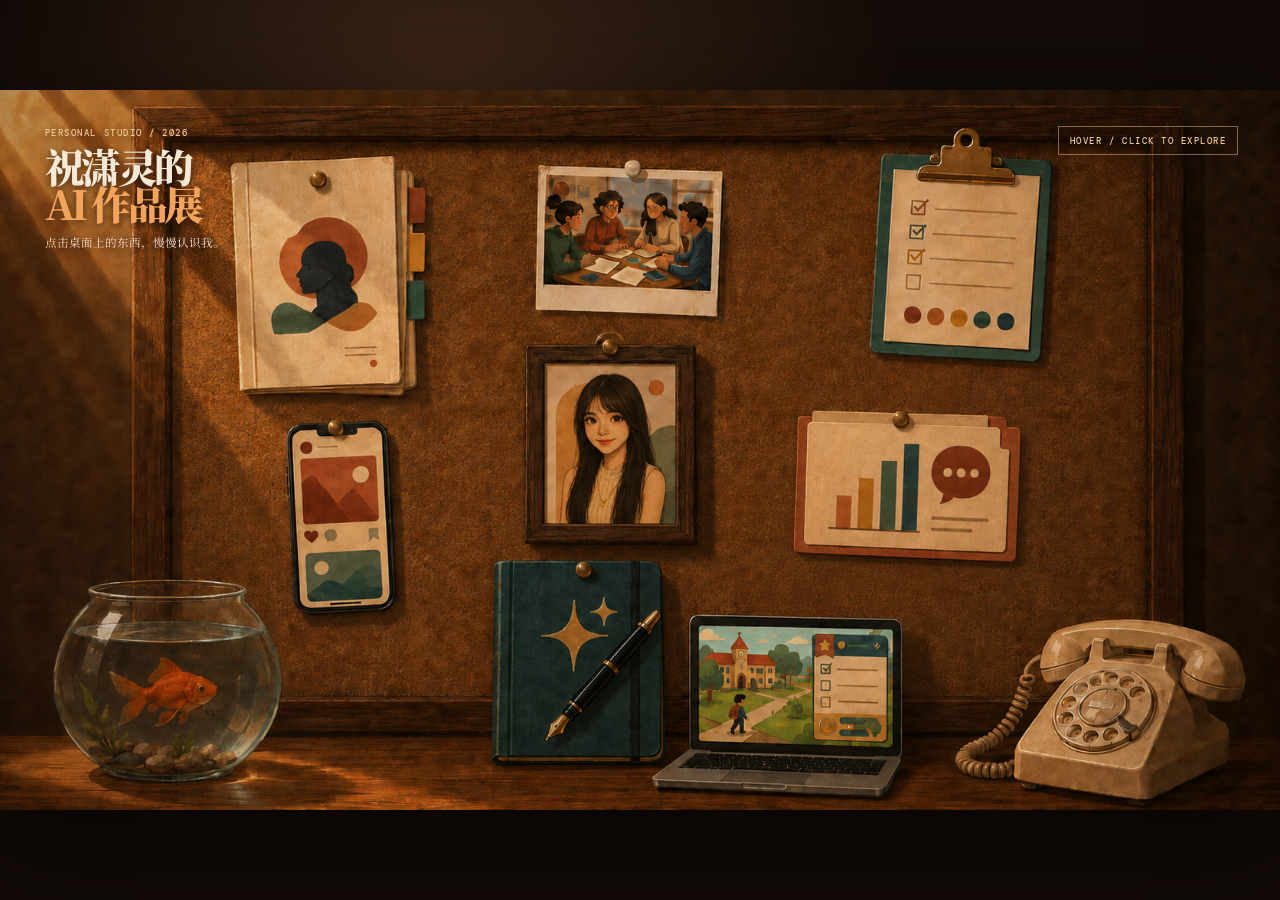
<file: index.html>
<!doctype html>
<html lang="zh-CN">
<head>
  <meta charset="utf-8" />
  <meta name="viewport" content="width=device-width, initial-scale=1" />
  <title>祝潇灵的 AI 作品展</title>
  <link rel="stylesheet" href="styles.css" />
</head>
<body>
  <main class="exhibit-page">
    <div class="scene-wrap" id="scene">
      <img class="scene-image" src="assets/studio-exhibit-v5.png" alt="祝潇灵的 AI 作品展板" />
      <div class="scene-shade"></div>
      <div class="scene-title"><span>PERSONAL STUDIO / 2026</span><strong>祝潇灵的<br /><i>AI 作品展</i></strong><small>点击桌面上的东西，慢慢认识我。</small></div>
      <div class="scene-tip">HOVER / CLICK TO EXPLORE</div>
      <button class="hotspot h-about" data-piece="identity" aria-label="打开个人介绍"><span>关于我</span></button>
      <button class="hotspot h-manual" data-piece="manual" aria-label="打开个人说明书"><span>个人说明书</span></button>
      <button class="hotspot h-team" data-piece="team" aria-label="打开小组共创会"><span>小组共创</span></button>
      <button class="hotspot h-research" data-piece="research" aria-label="打开用户调研"><span>用户调研</span></button>
      <button class="hotspot h-xhs" data-piece="xiaohongshu" aria-label="打开小红书图文"><span>小红书图文</span></button>
      <button class="hotspot h-website" data-piece="website" aria-label="打开行动合伙人体验网站"><span>行动合伙人网站</span></button>
      <button class="hotspot h-interview" data-piece="interview" aria-label="打开面试官 PPT"><span>面试官 PPT</span></button>
      <button class="hotspot h-skill" data-piece="skill" aria-label="打开岗位分析 Skill"><span>岗位 Skill</span></button>
      <button class="hotspot h-notebook" data-piece="reflection" aria-label="打开复盘笔记"><span>复盘笔记</span></button>
      <button class="hotspot h-phone" data-piece="contact" aria-label="打开联系方式"><span>给我留个消息</span></button>
      <button class="hotspot h-fish" data-piece="fish" aria-label="点击鱼缸"><span>小鱼小鱼快快游</span></button>
    </div>
    <section class="mobile-exhibit-menu" aria-label="移动端展品目录">
      <div class="mobile-menu-heading">
        <span>EXHIBIT INDEX</span>
        <h2>展板上的东西，<br />在这里也能慢慢看。</h2>
        <p>点开一件展品，听它讲讲自己的故事。</p>
      </div>
      <div class="mobile-piece-grid">
        <button class="mobile-piece piece-manual" data-piece="manual"><b>01</b><span>个人说明书</span><small>第一次遇见 AI</small></button>
        <button class="mobile-piece piece-team" data-piece="team"><b>02</b><span>小组共创会</span><small>一场剧本杀</small></button>
        <button class="mobile-piece piece-research" data-piece="research"><b>03</b><span>用户调研</span><small>重新理解大一</small></button>
        <button class="mobile-piece piece-content" data-piece="xiaohongshu"><b>04</b><span>小红书图文</span><small>内容要有重点</small></button>
        <button class="mobile-piece piece-website" data-piece="website"><b>05</b><span>行动合伙人网站</span><small>一次游戏化体验</small></button>
        <button class="mobile-piece piece-interview" data-piece="interview"><b>06</b><span>面试官 PPT</span><small>别停在第一印象</small></button>
        <button class="mobile-piece piece-skill" data-piece="skill"><b>07</b><span>岗位分析 Skill</span><small>会追问的简历助手</small></button>
        <button class="mobile-piece piece-reflection" data-piece="reflection"><b>08</b><span>复盘笔记</span><small>做完再想一想</small></button>
        <button class="mobile-piece piece-contact" data-piece="contact"><b>09</b><span>给我留个消息</span><small>如果你想继续了解我</small></button>
        <button class="mobile-piece piece-fish" data-piece="fish"><b>10</b><span>小鱼小鱼快快游</span><small>今天也有在往前游</small></button>
      </div>
    </section>
  </main>
  <div class="modal-backdrop" id="modal" aria-hidden="true">
    <div class="modal-scene" role="dialog" aria-modal="true" aria-labelledby="modalTitle">
      <button class="modal-close" id="closeBtn" aria-label="关闭">×</button>
      <article class="modal-paper">
        <div class="paper-top">
          <div class="modal-mark" id="modalMark">01</div>
          <div class="modal-kicker" id="modalKicker"></div>
        </div>
        <h1 id="modalTitle"></h1>
        <div class="modal-body" id="modalBody"></div>
        <div class="modal-actions" id="modalActions"></div>
      </article>
    </div>
  </div>
  <div class="toast" id="toast">今天也有在往前游。</div>
  <script src="script.js"></script>
</body>
</html>
</file>
<file: styles.css>
@import url('https://fonts.googleapis.com/css2?family=DM+Mono:wght@400;500&family=Manrope:wght@400;600;700;800&family=Noto+Serif+SC:wght@500;600;700;900&display=swap');

:root{--ink:#2b1c14;--cream:#f5eee2;--paper-line:#d7c7b2;--red:#b84c31;--teal:#2d615f}*{box-sizing:border-box}html,body{margin:0;min-height:100%;background:#120b07;color:var(--ink);font-family:Manrope,"Microsoft YaHei",sans-serif}button{font:inherit}.exhibit-page{min-height:100vh;display:grid;place-items:center;background:radial-gradient(circle at 35% 12%,#3b2416 0,transparent 40%),#120b07}.scene-wrap{position:relative;width:min(100vw,1680px);aspect-ratio:16/9;overflow:hidden;box-shadow:0 30px 90px rgba(0,0,0,.58)}.scene-image{display:block;width:100%;height:100%;object-fit:cover}.scene-shade{position:absolute;inset:0;pointer-events:none;background:linear-gradient(90deg,rgba(31,15,7,.33),transparent 31%,transparent 72%,rgba(25,11,5,.2))}.scene-title{position:absolute;z-index:2;left:3.5%;top:4%;max-width:230px;color:#f8e9d7;text-shadow:0 2px 8px rgba(19,8,2,.7);pointer-events:none}.scene-title span,.scene-tip{font:500 clamp(.48rem,.7vw,.68rem) "DM Mono",monospace;letter-spacing:.17em;color:#f3c88f}.scene-title strong{display:block;margin:.48rem 0;font:900 clamp(1.45rem,3.1vw,3rem)/.93 "Noto Serif SC",serif;letter-spacing:-.09em}.scene-title strong i{color:#f2a45d;font-style:normal}.scene-title small{font:.72rem/1.6 "Noto Serif SC",serif;color:#f2dfcc}.scene-tip{position:absolute;z-index:2;right:3.3%;top:5%;padding:.48rem .65rem;border:1px solid rgba(243,200,143,.48);pointer-events:none}.hotspot{position:absolute;z-index:3;padding:0;border:0;background:transparent;cursor:pointer;border-radius:10px;outline:0}.hotspot:after{content:"";position:absolute;inset:8%;border:1px solid rgba(255,231,189,0);border-radius:7px;transition:all .18s}.hotspot span{position:absolute;left:50%;top:50%;transform:translate(-50%,-50%) rotate(-2deg) translateY(5px);padding:.36rem .56rem;background:#f6eddf;color:#55331f;box-shadow:3px 4px 0 rgba(51,23,11,.28);font:700 .72rem "Noto Serif SC",serif;white-space:nowrap;opacity:0;pointer-events:none;transition:opacity .18s,transform .18s}.hotspot:hover:after,.hotspot:focus-visible:after{border-color:rgba(255,230,185,.9);box-shadow:0 0 0 4px rgba(255,206,134,.12)}.hotspot:hover span,.hotspot:focus-visible span{opacity:1;transform:translate(-50%,-50%) rotate(-2deg) translateY(-3px)}.hotspot:hover{animation:wobble .48s ease-in-out infinite}.hotspot.selected{animation:objectPop .34s cubic-bezier(.2,.9,.3,1) 1}@keyframes wobble{0%,100%{transform:rotate(0)}50%{transform:rotate(1.3deg) translateY(-2px)}}@keyframes objectPop{0%{transform:scale(1)}45%{transform:scale(1.075) rotate(-1.5deg)}100%{transform:scale(1)}}

/* 展品热区：与 v5 展板上的实物一一对应 */
.h-manual{left:18%;top:10%;width:16%;height:32%}.h-team{left:42%;top:10%;width:16%;height:23%}.h-research{left:68%;top:8%;width:16%;height:30%}.h-about{left:41%;top:35%;width:16%;height:24%}.h-xhs{left:22%;top:45%;width:11%;height:29%}.h-website{left:50%;top:71%;width:21%;height:28%}.h-interview{left:61%;top:44%;width:19%;height:23%}.h-skill{left:38%;top:61%;width:14%;height:29%}.h-notebook{left:48%;top:68%;width:8%;height:16%}.h-phone{left:74%;top:67%;width:25%;height:31%}.h-fish{left:4%;top:67%;width:19%;height:31%}.h-fish:hover{animation:fishWiggle .72s ease-in-out infinite}@keyframes fishWiggle{0%,100%{transform:translateX(0)}50%{transform:translateX(4px)}}

.modal-backdrop{position:fixed;inset:0;z-index:20;display:grid;place-items:center;padding:clamp(1rem,4vw,4rem);background:rgba(18,8,4,.64);backdrop-filter:blur(10px) saturate(.82);opacity:0;visibility:hidden;transition:opacity .28s,visibility .28s}.modal-backdrop.open{opacity:1;visibility:visible}.modal-scene{position:relative;width:min(700px,92vw);max-height:88vh}.modal-paper{--fly-x:0px;--fly-y:30px;--fly-r:0deg;position:relative;max-height:88vh;overflow:auto;padding:clamp(2rem,4.5vw,3.6rem);background:var(--cream);clip-path:polygon(0 1%,2% 0,18% .5%,36% 0,58% .8%,78% 0,100% 1.2%,99.5% 17%,100% 38%,99.2% 57%,100% 78%,99% 100%,81% 99.2%,63% 100%,40% 99.3%,18% 100%,0 99.3%,.7% 82%,0 62%,.8% 41%,0 19%);box-shadow:14px 18px 0 rgba(38,17,8,.42);opacity:0;transform:translate(var(--fly-x),var(--fly-y)) rotate(var(--fly-r)) scale(.48)}.modal-backdrop.open .modal-paper{animation:paperFly .62s cubic-bezier(.18,.9,.22,1) .08s forwards}@keyframes paperFly{to{opacity:1;transform:translate(0,0) rotate(.7deg) scale(1)}}.modal-paper:before{content:"";position:absolute;inset:14px;border:1px solid var(--paper-line);pointer-events:none}.modal-paper:after{content:"";position:absolute;inset:0;pointer-events:none;opacity:.11;background-image:radial-gradient(rgba(89,58,34,.4) .55px,transparent .7px);background-size:5px 5px;mix-blend-mode:multiply}.modal-close{position:absolute;z-index:3;right:-14px;top:-17px;width:38px;height:38px;border:0;border-radius:50%;background:var(--red);color:#fff9ec;font-size:1.65rem;line-height:1;cursor:pointer;box-shadow:3px 4px 0 rgba(42,18,8,.35);transition:transform .18s}.modal-close:hover{transform:rotate(12deg) scale(1.08)}.paper-top,.modal-paper h1,.modal-body,.modal-actions{position:relative;z-index:1}.paper-top{display:flex;align-items:center;gap:.72rem}.modal-mark{position:relative;display:grid;place-items:center;width:34px;height:34px;background:var(--teal);color:#fff8eb;font:700 .68rem "DM Mono",monospace;transform:rotate(-5deg);box-shadow:3px 3px 0 rgba(46,30,19,.23)}.modal-mark:after{content:"";position:absolute;width:9px;height:9px;top:-6px;right:-5px;border-radius:50%;background:var(--red);box-shadow:1px 2px 0 rgba(45,24,13,.35)}.modal-kicker{font:500 .7rem "DM Mono",monospace;letter-spacing:.12em;color:#9f6040}.modal-paper h1{margin:.75rem 0 1.2rem;font:900 clamp(1.65rem,3.3vw,2.85rem)/1.14 "Noto Serif SC",serif;letter-spacing:-.07em}.modal-body{color:#5d493a;font:1rem/1.88 "Noto Serif SC",serif}.modal-body p{margin:.1rem 0 1rem}.modal-body .lead{color:#a24f32;font-size:1.1rem}.modal-body ul{padding-left:1.25rem;margin:.45rem 0 1rem}.modal-body li{margin:.3rem 0}.modal-body .split{display:grid;grid-template-columns:1fr 1fr;gap:.8rem;margin:1.2rem 0}.modal-body .split div{padding:.85rem .9rem;background:#e9dfd1;font-size:.9rem;line-height:1.65}.modal-body .split strong{display:block;margin-bottom:.25rem;color:#9b4b2d;font-size:.74rem;letter-spacing:.08em}.modal-actions{display:flex;flex-wrap:wrap;gap:.65rem;margin-top:1.4rem}.modal-actions a,.modal-actions button{padding:.68rem .95rem;border:1px solid var(--red);background:var(--red);color:#fff8ed;text-decoration:none;cursor:pointer;font-size:.8rem}.modal-actions .secondary{background:transparent;color:var(--red)}.modal-backdrop[data-piece="research"] .modal-mark{background:#406f69}.modal-backdrop[data-piece="xiaohongshu"] .modal-mark{background:#c16546}.modal-backdrop[data-piece="website"] .modal-mark{background:#386d83}.modal-backdrop[data-piece="interview"] .modal-mark{background:#8a5f57}.modal-backdrop[data-piece="skill"] .modal-mark{background:#56633d}.modal-backdrop[data-piece="fish"] .modal-mark{background:#c47c35}.toast{position:fixed;z-index:30;left:50%;bottom:2rem;padding:.75rem 1.2rem;border-radius:999px;background:#f0dda7;color:#624726;opacity:0;transform:translate(-50%,15px);pointer-events:none;transition:.3s;font:.85rem "Noto Serif SC",serif}.toast.show{opacity:1;transform:translate(-50%,0)}

@media(max-width:760px){.scene-wrap{width:100vw;aspect-ratio:3/4;max-height:100vh}.scene-image{object-position:50% 50%}.scene-title{left:5%;top:3%;max-width:145px}.scene-title strong{font-size:1.7rem}.scene-title small{font-size:.58rem}.scene-tip{right:4%;top:3%;font-size:.42rem;padding:.35rem}.h-manual{left:18%;top:10%;width:17%;height:24%}.h-team{left:42%;top:10%;width:17%;height:19%}.h-research{left:68%;top:9%;width:18%;height:23%}.h-about{left:40%;top:35%;width:20%;height:19%}.h-xhs{left:22%;top:45%;width:13%;height:21%}.h-website{left:50%;top:71%;width:21%;height:24%}.h-interview{left:61%;top:44%;width:20%;height:18%}.h-skill{left:38%;top:61%;width:17%;height:21%}.h-notebook{left:49%;top:67%;width:9%;height:14%}.h-phone{left:74%;top:68%;width:25%;height:24%}.h-fish{left:4%;top:68%;width:20%;height:24%}.hotspot span{font-size:.58rem}.modal-backdrop{align-items:end;padding:.75rem}.modal-scene{width:100%;max-height:90vh}.modal-paper{max-height:90vh;padding:2.2rem 1.35rem 1.7rem}.modal-paper h1{font-size:1.65rem}.modal-body{font-size:.9rem;line-height:1.75}.modal-paper:before{inset:9px}.modal-close{right:2px;top:-14px}.modal-body .split{grid-template-columns:1fr;gap:.5rem}}

/* 手机上的展板不再裁成竖图：完整保留桌面，同时提供易点开的展品目录。 */
.mobile-exhibit-menu{display:none}
@media(max-width:760px){
  body{background:#1d1009}.exhibit-page{display:block;min-height:100vh;padding-bottom:2.3rem;background:radial-gradient(circle at 25% 0,#4c2a16 0,transparent 32%),#1d1009}
  .scene-wrap{width:100%;aspect-ratio:16/9;max-height:none;overflow:visible;box-shadow:0 16px 38px rgba(0,0,0,.42)}
  .scene-image{object-fit:contain;background:#1a0d06;object-position:center}.scene-shade{background:linear-gradient(90deg,rgba(31,15,7,.19),transparent 33%,transparent 74%,rgba(25,11,5,.13))}
  .scene-title{left:4%;top:7%;max-width:120px}.scene-title span{font-size:.38rem}.scene-title strong{margin:.26rem 0;font-size:1.15rem}.scene-title small,.scene-tip{display:none}
  .hotspot span{display:none}.hotspot:after{inset:4%;border-color:rgba(255,236,204,.16);border-radius:4px}.hotspot:active:after{border-color:rgba(255,226,164,.95);box-shadow:0 0 0 3px rgba(255,206,134,.16)}
  .h-manual{left:18%;top:10%;width:16%;height:32%}.h-team{left:42%;top:10%;width:16%;height:23%}.h-research{left:68%;top:8%;width:16%;height:30%}.h-about{left:41%;top:35%;width:16%;height:24%}.h-xhs{left:22%;top:45%;width:11%;height:29%}.h-website{left:50%;top:71%;width:21%;height:28%}.h-interview{left:61%;top:44%;width:19%;height:23%}.h-skill{left:38%;top:61%;width:14%;height:29%}.h-notebook{left:48%;top:68%;width:8%;height:16%}.h-phone{left:74%;top:67%;width:25%;height:31%}.h-fish{left:4%;top:67%;width:19%;height:31%}
  .mobile-exhibit-menu{display:block;padding:2.1rem 1rem 0;color:#f6e9d6}.mobile-menu-heading{padding:0 .25rem 1.25rem}.mobile-menu-heading>span{font:500 .64rem "DM Mono",monospace;letter-spacing:.18em;color:#efb675}.mobile-menu-heading h2{margin:.45rem 0 .45rem;font:800 1.62rem/1.2 "Noto Serif SC",serif;letter-spacing:-.07em}.mobile-menu-heading p{margin:0;color:#d5bfa8;font:.84rem/1.6 "Noto Serif SC",serif}
  .mobile-piece-grid{display:grid;grid-template-columns:repeat(2,minmax(0,1fr));gap:.75rem}.mobile-piece{position:relative;min-height:112px;overflow:hidden;padding:1.05rem .85rem .8rem;border:0;text-align:left;color:#322117;cursor:pointer;box-shadow:4px 6px 0 rgba(7,3,1,.34);transition:transform .18s,box-shadow .18s}.mobile-piece:active{transform:translate(3px,4px) rotate(-.5deg);box-shadow:1px 2px 0 rgba(7,3,1,.34)}.mobile-piece:after{content:"";position:absolute;right:-21px;bottom:-23px;width:73px;height:73px;border-radius:50%;border:1px dashed rgba(70,41,23,.25)}.mobile-piece b{display:block;margin-bottom:.64rem;font:600 .62rem "DM Mono",monospace;letter-spacing:.1em;color:#9e5537}.mobile-piece span{position:relative;z-index:1;display:block;font:800 .96rem/1.2 "Noto Serif SC",serif;letter-spacing:-.04em}.mobile-piece small{position:relative;z-index:1;display:block;margin-top:.35rem;font:.67rem/1.35 "Noto Serif SC",serif;color:#725746}.piece-manual{background:#e7c887;transform:rotate(-1.5deg)}.piece-team{background:#bac7b2;transform:rotate(1deg)}.piece-research{background:#e5d0ba;transform:rotate(.7deg)}.piece-content{background:#d89c76;transform:rotate(-.8deg)}.piece-website{background:#b8d2d1;transform:rotate(.8deg)}.piece-interview{background:#d2b8ae;transform:rotate(-1deg)}.piece-skill{background:#bfc797;transform:rotate(1deg)}.piece-reflection{background:#efe1c2;transform:rotate(-.6deg)}.piece-contact{background:#9eb9b5;transform:rotate(.9deg)}.piece-fish{background:#e5ac72;transform:rotate(-1.2deg)}
}
</file>
<file: github-pages-portfolio/styles.css>
@import url('https://fonts.googleapis.com/css2?family=DM+Mono:wght@400;500&family=Manrope:wght@400;600;700;800&family=Noto+Serif+SC:wght@500;600;700;900&display=swap');

:root{--ink:#2b1c14;--cream:#f5eee2;--paper-line:#d7c7b2;--red:#b84c31;--teal:#2d615f}*{box-sizing:border-box}html,body{margin:0;min-height:100%;background:#120b07;color:var(--ink);font-family:Manrope,"Microsoft YaHei",sans-serif}button{font:inherit}.exhibit-page{min-height:100vh;display:grid;place-items:center;background:radial-gradient(circle at 35% 12%,#3b2416 0,transparent 40%),#120b07}.scene-wrap{position:relative;width:min(100vw,1680px);aspect-ratio:16/9;overflow:hidden;box-shadow:0 30px 90px rgba(0,0,0,.58)}.scene-image{display:block;width:100%;height:100%;object-fit:cover}.scene-shade{position:absolute;inset:0;pointer-events:none;background:linear-gradient(90deg,rgba(31,15,7,.33),transparent 31%,transparent 72%,rgba(25,11,5,.2))}.scene-title{position:absolute;z-index:2;left:3.5%;top:4%;max-width:230px;color:#f8e9d7;text-shadow:0 2px 8px rgba(19,8,2,.7);pointer-events:none}.scene-title span,.scene-tip{font:500 clamp(.48rem,.7vw,.68rem) "DM Mono",monospace;letter-spacing:.17em;color:#f3c88f}.scene-title strong{display:block;margin:.48rem 0;font:900 clamp(1.45rem,3.1vw,3rem)/.93 "Noto Serif SC",serif;letter-spacing:-.09em}.scene-title strong i{color:#f2a45d;font-style:normal}.scene-title small{font:.72rem/1.6 "Noto Serif SC",serif;color:#f2dfcc}.scene-tip{position:absolute;z-index:2;right:3.3%;top:5%;padding:.48rem .65rem;border:1px solid rgba(243,200,143,.48);pointer-events:none}.hotspot{position:absolute;z-index:3;padding:0;border:0;background:transparent;cursor:pointer;border-radius:10px;outline:0}.hotspot:after{content:"";position:absolute;inset:8%;border:1px solid rgba(255,231,189,0);border-radius:7px;transition:all .18s}.hotspot span{position:absolute;left:50%;top:50%;transform:translate(-50%,-50%) rotate(-2deg) translateY(5px);padding:.36rem .56rem;background:#f6eddf;color:#55331f;box-shadow:3px 4px 0 rgba(51,23,11,.28);font:700 .72rem "Noto Serif SC",serif;white-space:nowrap;opacity:0;pointer-events:none;transition:opacity .18s,transform .18s}.hotspot:hover:after,.hotspot:focus-visible:after{border-color:rgba(255,230,185,.9);box-shadow:0 0 0 4px rgba(255,206,134,.12)}.hotspot:hover span,.hotspot:focus-visible span{opacity:1;transform:translate(-50%,-50%) rotate(-2deg) translateY(-3px)}.hotspot:hover{animation:wobble .48s ease-in-out infinite}.hotspot.selected{animation:objectPop .34s cubic-bezier(.2,.9,.3,1) 1}@keyframes wobble{0%,100%{transform:rotate(0)}50%{transform:rotate(1.3deg) translateY(-2px)}}@keyframes objectPop{0%{transform:scale(1)}45%{transform:scale(1.075) rotate(-1.5deg)}100%{transform:scale(1)}}

/* 展品热区：与 v5 展板上的实物一一对应 */
.h-manual{left:18%;top:10%;width:16%;height:32%}.h-team{left:42%;top:10%;width:16%;height:23%}.h-research{left:68%;top:8%;width:16%;height:30%}.h-about{left:41%;top:35%;width:16%;height:24%}.h-xhs{left:22%;top:45%;width:11%;height:29%}.h-website{left:50%;top:71%;width:21%;height:28%}.h-interview{left:61%;top:44%;width:19%;height:23%}.h-skill{left:38%;top:61%;width:14%;height:29%}.h-notebook{left:48%;top:68%;width:8%;height:16%}.h-phone{left:74%;top:67%;width:25%;height:31%}.h-fish{left:4%;top:67%;width:19%;height:31%}.h-fish:hover{animation:fishWiggle .72s ease-in-out infinite}@keyframes fishWiggle{0%,100%{transform:translateX(0)}50%{transform:translateX(4px)}}

.modal-backdrop{position:fixed;inset:0;z-index:20;display:grid;place-items:center;padding:clamp(1rem,4vw,4rem);background:rgba(18,8,4,.64);backdrop-filter:blur(10px) saturate(.82);opacity:0;visibility:hidden;transition:opacity .28s,visibility .28s}.modal-backdrop.open{opacity:1;visibility:visible}.modal-scene{position:relative;width:min(700px,92vw);max-height:88vh}.modal-paper{--fly-x:0px;--fly-y:30px;--fly-r:0deg;position:relative;max-height:88vh;overflow:auto;padding:clamp(2rem,4.5vw,3.6rem);background:var(--cream);clip-path:polygon(0 1%,2% 0,18% .5%,36% 0,58% .8%,78% 0,100% 1.2%,99.5% 17%,100% 38%,99.2% 57%,100% 78%,99% 100%,81% 99.2%,63% 100%,40% 99.3%,18% 100%,0 99.3%,.7% 82%,0 62%,.8% 41%,0 19%);box-shadow:14px 18px 0 rgba(38,17,8,.42);opacity:0;transform:translate(var(--fly-x),var(--fly-y)) rotate(var(--fly-r)) scale(.48)}.modal-backdrop.open .modal-paper{animation:paperFly .62s cubic-bezier(.18,.9,.22,1) .08s forwards}@keyframes paperFly{to{opacity:1;transform:translate(0,0) rotate(.7deg) scale(1)}}.modal-paper:before{content:"";position:absolute;inset:14px;border:1px solid var(--paper-line);pointer-events:none}.modal-paper:after{content:"";position:absolute;inset:0;pointer-events:none;opacity:.11;background-image:radial-gradient(rgba(89,58,34,.4) .55px,transparent .7px);background-size:5px 5px;mix-blend-mode:multiply}.modal-close{position:absolute;z-index:3;right:-14px;top:-17px;width:38px;height:38px;border:0;border-radius:50%;background:var(--red);color:#fff9ec;font-size:1.65rem;line-height:1;cursor:pointer;box-shadow:3px 4px 0 rgba(42,18,8,.35);transition:transform .18s}.modal-close:hover{transform:rotate(12deg) scale(1.08)}.paper-top,.modal-paper h1,.modal-body,.modal-actions{position:relative;z-index:1}.paper-top{display:flex;align-items:center;gap:.72rem}.modal-mark{position:relative;display:grid;place-items:center;width:34px;height:34px;background:var(--teal);color:#fff8eb;font:700 .68rem "DM Mono",monospace;transform:rotate(-5deg);box-shadow:3px 3px 0 rgba(46,30,19,.23)}.modal-mark:after{content:"";position:absolute;width:9px;height:9px;top:-6px;right:-5px;border-radius:50%;background:var(--red);box-shadow:1px 2px 0 rgba(45,24,13,.35)}.modal-kicker{font:500 .7rem "DM Mono",monospace;letter-spacing:.12em;color:#9f6040}.modal-paper h1{margin:.75rem 0 1.2rem;font:900 clamp(1.65rem,3.3vw,2.85rem)/1.14 "Noto Serif SC",serif;letter-spacing:-.07em}.modal-body{color:#5d493a;font:1rem/1.88 "Noto Serif SC",serif}.modal-body p{margin:.1rem 0 1rem}.modal-body .lead{color:#a24f32;font-size:1.1rem}.modal-body ul{padding-left:1.25rem;margin:.45rem 0 1rem}.modal-body li{margin:.3rem 0}.modal-body .split{display:grid;grid-template-columns:1fr 1fr;gap:.8rem;margin:1.2rem 0}.modal-body .split div{padding:.85rem .9rem;background:#e9dfd1;font-size:.9rem;line-height:1.65}.modal-body .split strong{display:block;margin-bottom:.25rem;color:#9b4b2d;font-size:.74rem;letter-spacing:.08em}.modal-actions{display:flex;flex-wrap:wrap;gap:.65rem;margin-top:1.4rem}.modal-actions a,.modal-actions button{padding:.68rem .95rem;border:1px solid var(--red);background:var(--red);color:#fff8ed;text-decoration:none;cursor:pointer;font-size:.8rem}.modal-actions .secondary{background:transparent;color:var(--red)}.modal-backdrop[data-piece="research"] .modal-mark{background:#406f69}.modal-backdrop[data-piece="xiaohongshu"] .modal-mark{background:#c16546}.modal-backdrop[data-piece="website"] .modal-mark{background:#386d83}.modal-backdrop[data-piece="interview"] .modal-mark{background:#8a5f57}.modal-backdrop[data-piece="skill"] .modal-mark{background:#56633d}.modal-backdrop[data-piece="fish"] .modal-mark{background:#c47c35}.toast{position:fixed;z-index:30;left:50%;bottom:2rem;padding:.75rem 1.2rem;border-radius:999px;background:#f0dda7;color:#624726;opacity:0;transform:translate(-50%,15px);pointer-events:none;transition:.3s;font:.85rem "Noto Serif SC",serif}.toast.show{opacity:1;transform:translate(-50%,0)}

@media(max-width:760px){.scene-wrap{width:100vw;aspect-ratio:3/4;max-height:100vh}.scene-image{object-position:50% 50%}.scene-title{left:5%;top:3%;max-width:145px}.scene-title strong{font-size:1.7rem}.scene-title small{font-size:.58rem}.scene-tip{right:4%;top:3%;font-size:.42rem;padding:.35rem}.h-manual{left:18%;top:10%;width:17%;height:24%}.h-team{left:42%;top:10%;width:17%;height:19%}.h-research{left:68%;top:9%;width:18%;height:23%}.h-about{left:40%;top:35%;width:20%;height:19%}.h-xhs{left:22%;top:45%;width:13%;height:21%}.h-website{left:50%;top:71%;width:21%;height:24%}.h-interview{left:61%;top:44%;width:20%;height:18%}.h-skill{left:38%;top:61%;width:17%;height:21%}.h-notebook{left:49%;top:67%;width:9%;height:14%}.h-phone{left:74%;top:68%;width:25%;height:24%}.h-fish{left:4%;top:68%;width:20%;height:24%}.hotspot span{font-size:.58rem}.modal-backdrop{align-items:end;padding:.75rem}.modal-scene{width:100%;max-height:90vh}.modal-paper{max-height:90vh;padding:2.2rem 1.35rem 1.7rem}.modal-paper h1{font-size:1.65rem}.modal-body{font-size:.9rem;line-height:1.75}.modal-paper:before{inset:9px}.modal-close{right:2px;top:-14px}.modal-body .split{grid-template-columns:1fr;gap:.5rem}}
</file>
